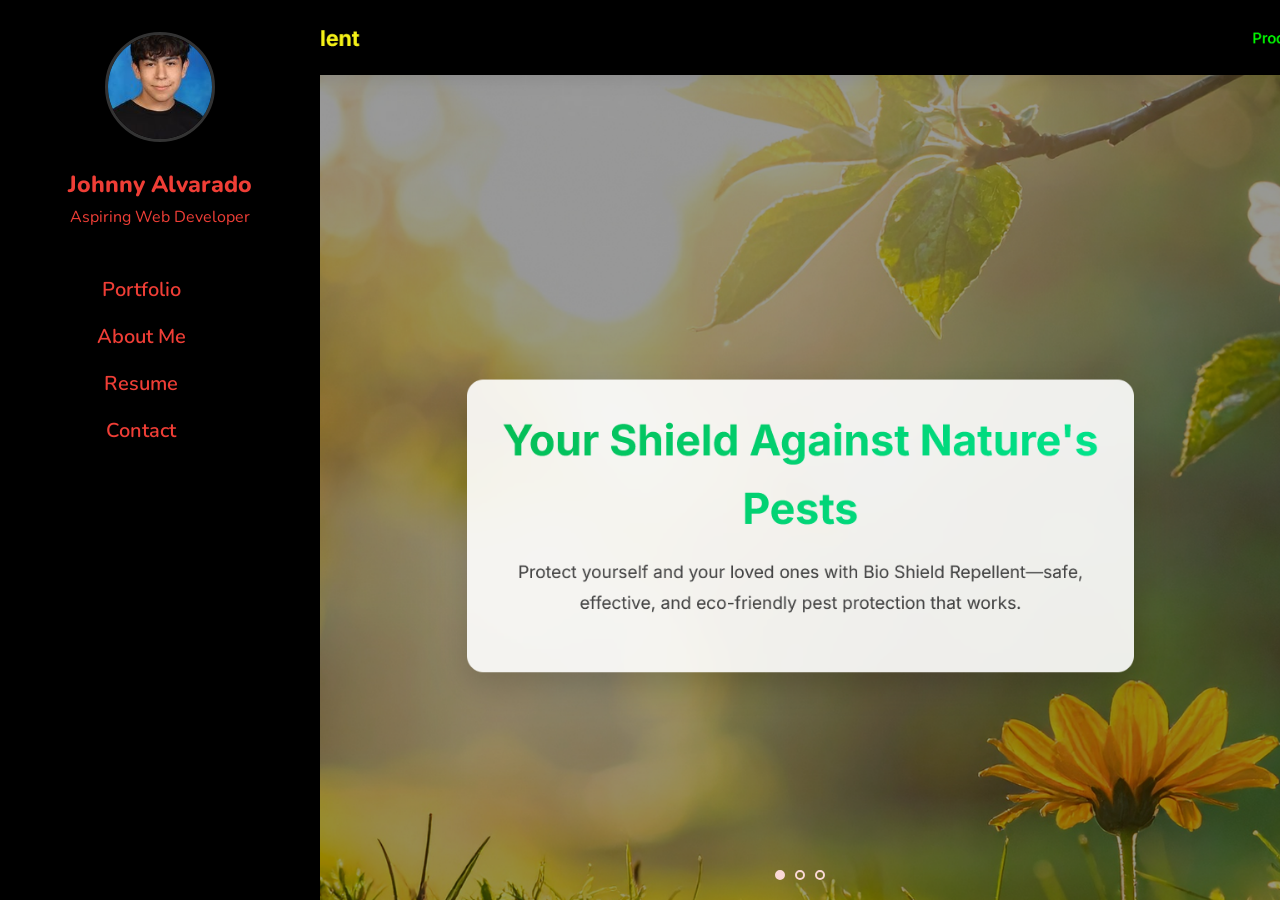
<file: index.html>
<!DOCTYPE html>
<html lang="en">
<head>
    <meta charset="UTF-8">
    <meta name="viewport" content="width=device-width, initial-scale=1.0">
    <link rel="preconnect" href="https://fonts.googleapis.com">
    <link rel="preconnect" href="https://fonts.gstatic.com" crossorigin>
    <link href="https://fonts.googleapis.com/css2?family=Nunito:wght@300;400;600;700;800&display=swap" rel="stylesheet">
    <link rel="stylesheet" href="style.css">
    <title>Portfolio - Home</title>
</head>
<body>

    <div class="home-layout">

        <div class="left-panel">

            <div class="profile-pic-wrap">
                <img src="images/image1.jpg" alt="pfp" class="home-pic" id="homePic">
                <span class="pic-placeholder">Pic of me</span>
            </div>

            <div class="name-block">
                <h1>Johnny Alvarado</h1>
                <p class="subtitle">Aspiring Web Developer</p>
            </div>

            <nav class="home-nav">
                <a href="portfolio.html" class="nav-link" data-slide="0">
                    <span class="nav-text">Portfolio</span>
                    <img src="images/arrow.png" alt="" class="nav-arrow">
                </a>
                <a href="about.html" class="nav-link" data-slide="1">
                    <span class="nav-text">About Me</span>
                    <img src="images/arrow.png" alt="" class="nav-arrow">
                </a>
                <a href="resume.html" class="nav-link" data-slide="2">
                    <span class="nav-text">Resume</span>
                    <img src="images/arrow.png" alt="" class="nav-arrow">
                </a>
                <a href="contact.html" class="nav-link" data-slide="3">
                    <span class="nav-text">Contact</span>
                    <img src="images/arrow.png" alt="" class="nav-arrow">
                </a>
            </nav>

        </div>

        <div class="right-panel">
            <div class="project-slideshow" id="slideshow">

                <a href="https://bioshieldcj2.netlify.app/" class="slide active" data-index="0" target="_blank">
                    <img src="images/bio-home.png" alt="Bio Shield Repellent">
                </a>
                <a href="https://coleandjohnnypawpal.netlify.app/" class="slide" data-index="1" target="_blank">
                    <img src="images/pawpal.png" alt="PawPal">
                </a>
                <a href="https://ja-eecu-budget-calc.netlify.app/" class="slide" data-index="2" target="_blank">
                    <img src="images/budgcalc.png" alt="Budget Calculator">
                </a>

            </div>

            <div class="slide-dots" id="slideDots">
                <button class="dot active" data-dot="0"></button>
                <button class="dot" data-dot="1"></button>
                <button class="dot" data-dot="2"></button>
            </div>
        </div>

    </div>

    <script src="script.js"></script>
</body>
</html>
</file>
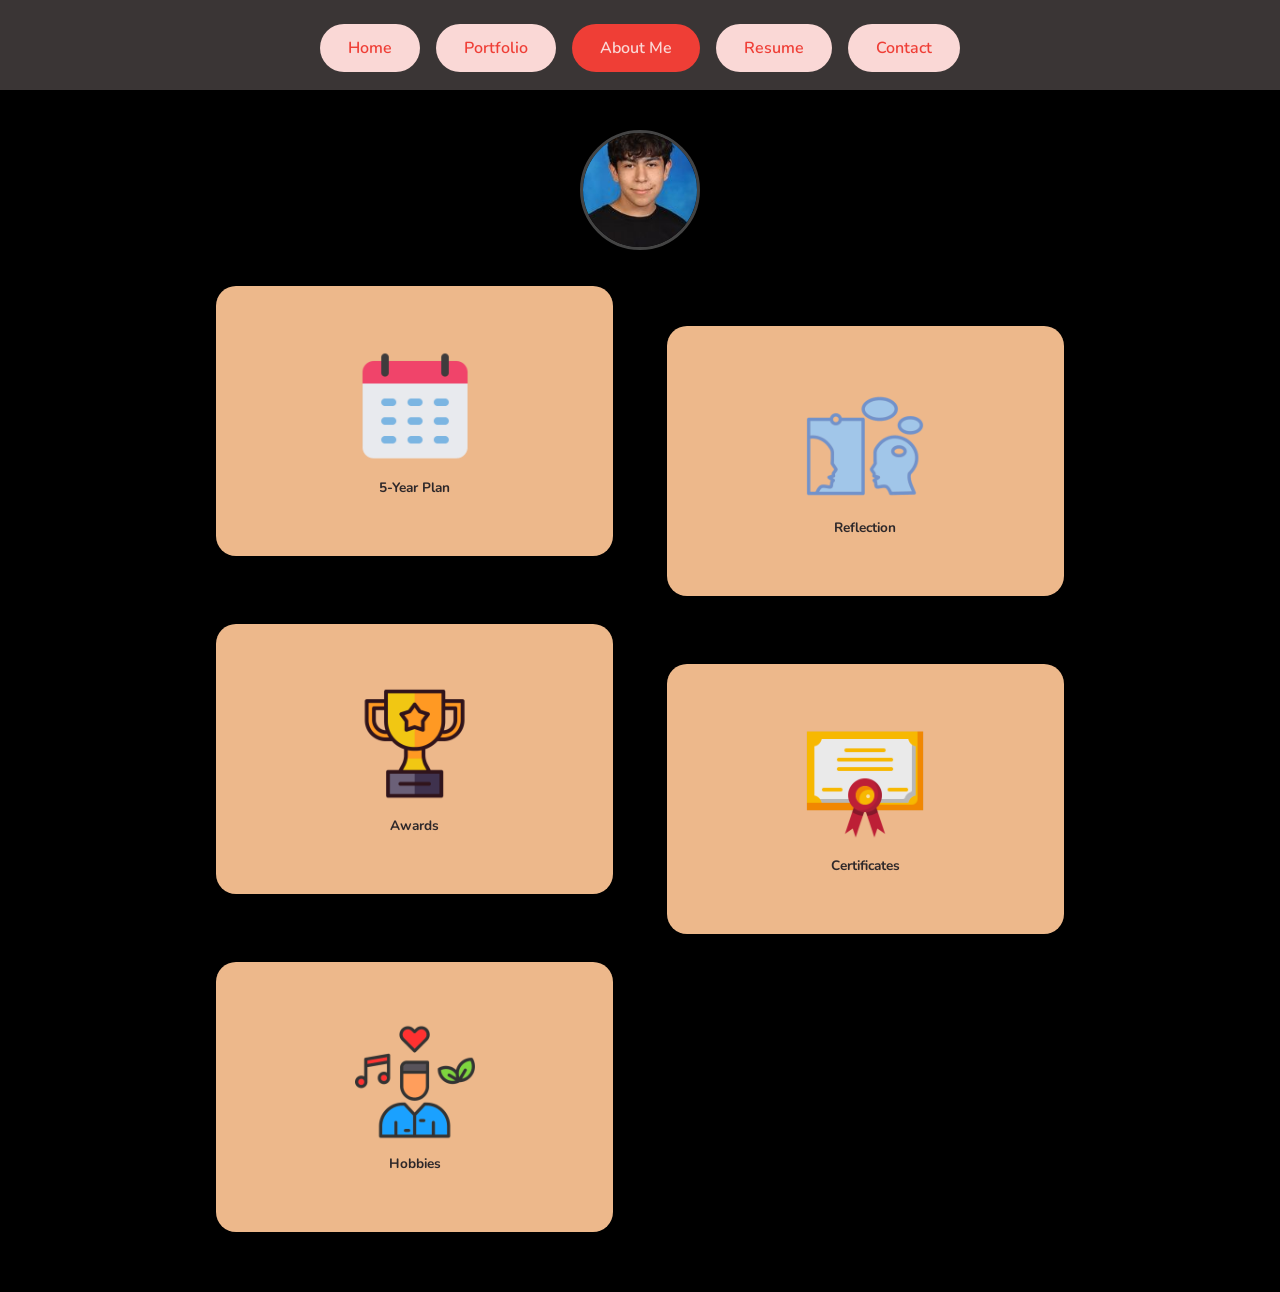
<file: about.html>
<!DOCTYPE html>
<html lang="en">
<head>
    <meta charset="UTF-8">
    <meta name="viewport" content="width=device-width, initial-scale=1.0">
    <link rel="preconnect" href="https://fonts.googleapis.com">
    <link rel="preconnect" href="https://fonts.gstatic.com" crossorigin>
    <link href="https://fonts.googleapis.com/css2?family=Nunito:wght@300;400;600;700;800&display=swap" rel="stylesheet">
    <link rel="stylesheet" href="style.css">
    <title>Portfolio - About</title>
</head>
<body>

    <nav class="content-nav">
        <a href="index.html">Home</a>
        <a href="portfolio.html">Portfolio</a>
        <a href="about.html" class="active">About Me</a>
        <a href="resume.html">Resume</a>
        <a href="contact.html">Contact</a>
    </nav>

    <div class="about-profile-pic-wrap">
        <img src="images/image1.jpg" alt="pfp" class="about-profile-pic" id="aboutPic">
        <span class="about-pic-placeholder">Pic of me</span>
    </div>

    <div class="about-grid">

        <div class="flip-card">
            <div class="flip-inner">
                <div class="flip-front">
                    <img src="images/plan.png" alt="5-Year Plan">
                    <p class="card-label">5-Year Plan</p>
                </div>
                <div class="flip-back">
                    <h3>5-Year Plan</h3>
                    <p>In the next 5 years I would have wanted to finish high school and go through a 4-year college for my desired major (most likely candidate being video game design/creation). I would also like to find some type of opportunity to experience or learn about the industry, and how to get a job there.</p>
                </div>
            </div>
        </div>

        <div class="flip-card">
            <div class="flip-inner">
                <div class="flip-front">
                    <img src="images/reflection.png" alt="Reflection">
                    <p class="card-label">Reflection</p>
                </div>
                <div class="flip-back">
                    <h3>Reflection</h3>
                    <p>At the beginning of the CART school year I really didn’t know what to expect in what the class would contain or be about. In terms of programming I had very little knowledge of the space, aside from a computer science class that I had taken in middle school. Just about everything in a site felt completely out of reach to me; especially all of the screen manipulation or storage of things like videos on sites.
All of the basic things like HTML came to me quickly and were easy to follow as we went. The first project that REALLY tested my skills was the CSS Zen Garden project. By that point I understood HTML just about completely, but CSS was a whole nother battle to be fought. I had no rough time getting what I wanted to be translated onto the page, and had to be persistent to achieve my goals. The first time staring at a blank VSCode document felt a bit jarring, in the sense that this was where entire sites that I've seen everywhere started from: a blank file.
<button id="ref-more">Read More:</button></p>
                </div>
            </div>
        </div>

        <div class="flip-card">
            <div class="flip-inner">
                <div class="flip-front">
                    <img src="images/awards.png" alt="Awards">
                    <p class="card-label">Awards</p>
                </div>
                <div class="flip-back">
                    <h3>Awards</h3>
                    <p>Recognition and achievements earned through hard work and dedication in academics. These awards reflect my commitment to excellence and continuous improvement in everything I pursue.</p>
                </div>
            </div>
        </div>

        <div class="flip-card">
            <div class="flip-inner">
                <div class="flip-front">
                    <img src="images/certificates.png" alt="Certificates">
                    <p class="card-label">Certificates</p>
                </div>
                <div class="flip-back">
                    <h3>Certificates</h3>
                    <p>Certifications earned in academics, such as three Princepal Honor Rolls earned throughout my highschool career. These credentials demonstrate my dedication to learning and willingness to work my hardest.</p>
                </div>
            </div>
        </div>

        <div class="flip-card">
            <div class="flip-inner">
                <div class="flip-front">
                    <img src="images/hobbies.png" alt="Hobbies">
                    <p class="card-label">Hobbies</p>
                </div>
                <div class="flip-back">
                    <h3>Hobbies</h3>
                    <p>Outside of coding I enjoy music, gaming, and skateboarding. These hobbies keep me balanced and often inspire creative ideas I bring back into my development work, as well as demonstrate how willing I am to go throuugh the ruthless process of trial and error. They're a big part of who I am beyond the screen.</p>
                </div>
            </div>
        </div>

    </div>

    <div id="more-cont" style="display:none;">
        <p>
        HTML for me clicked instantly; as it was being explained, I understood it and was really easy to comprehend, the most difficult part being what was when and where a tag was to be “properly” used. CSS took a bit longer but once the hurdle in the form of the Zen Garden project had passed it really put everything into place for me and I felt that CSS was a piece of cake after that along with the constant practices given to the class. JavaScript felt like a whole other world when looking at it with no knowledge of it but once we started with the basics building off of that, as soon as we got to functions, it all started making sense to me, then allowing me to be able to look at JS files and understand what was there, happening, and why it was doing those things for the most part, still without a complete understanding of the language and all of its intricacies. 
        One instance of where persistence was especially needed was the different JS practices we were given, where no matter what I would do I felt that it would never work. It took a lot of time and effort just tweaking the code until it finally worked then realising what I had done and why it was malfunctioning. I remember on practice number 4, exercise 8, I had a lot of trouble figuring out how to get the adder to work, but kept working at it, referencing the book wherever I could to finally reach the solution that was acceptable to me. 
        I started using collaboration and communication as problem solving tools in multiple instances. If I was stuck or having issues with my code, I would either ask to see what one of my peers had done as a reference point to see what they had done differently and how I could apply that to my own work; or I would ask them to look at my work and try to find any problems that stood out to them.
        Transitioning from the previous iterations of the skills and concepts used to more complex ideas proved to be challenging at first but once I took my own time to learn how they worked in practice on an actual site and not just using the skill in what can feel like an artificial scenario. 
        This final project can prove my readiness for such a cut-throat industry through my demonstrations of persistence, and determination to get things done when they need to be no matter what gets in the way. Now, I am only human; not all of my ambitions can be achieved, but I will always do all that is in my power to reach said ambitions.
        <button id="close">Close</button>
        </p>
    </div>

    <script src="script.js"></script>
</body>
</html>
</file>
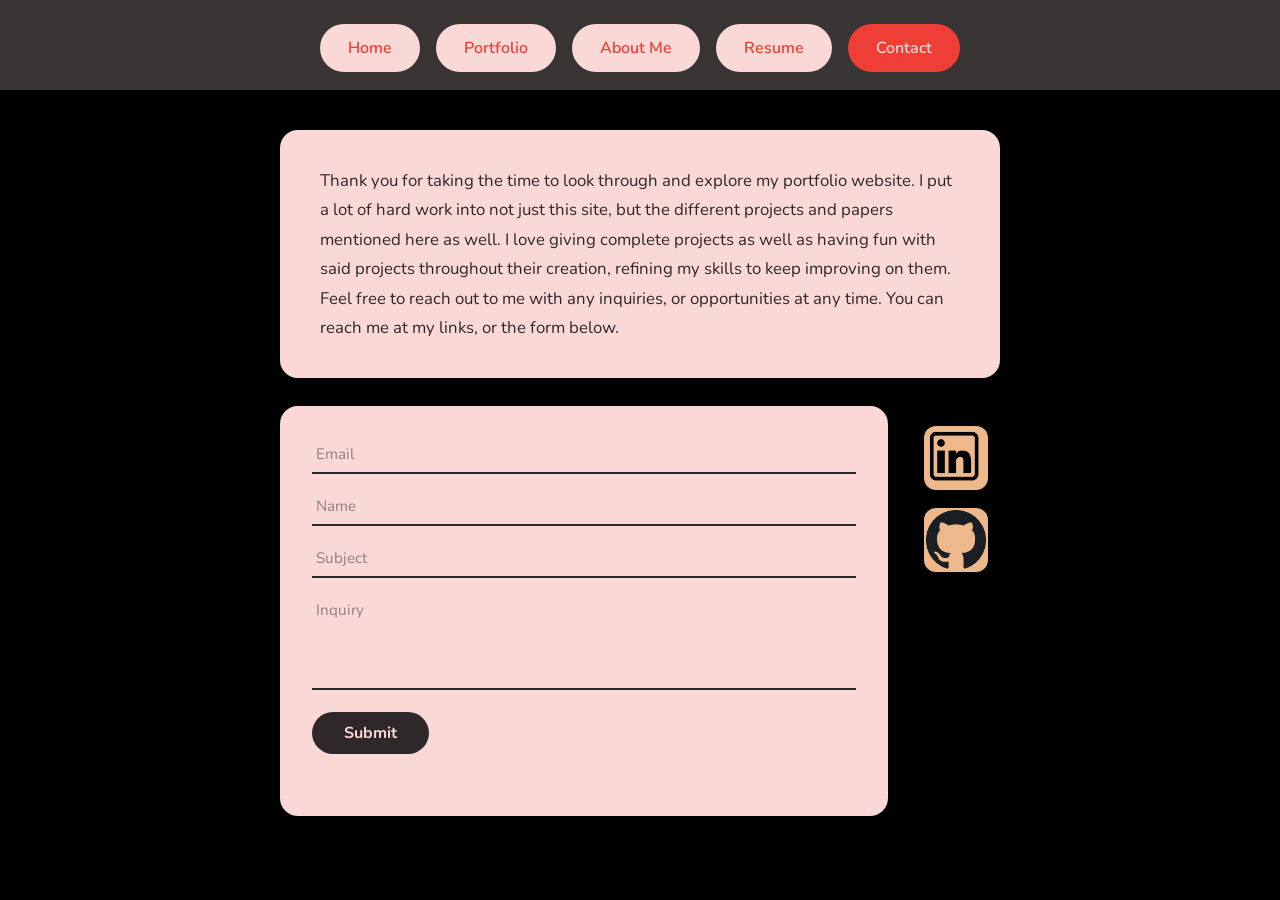
<file: contact.html>
<!DOCTYPE html>
<html lang="en">
<head>
    <meta charset="UTF-8">
    <meta name="viewport" content="width=device-width, initial-scale=1.0">
    <link rel="preconnect" href="https://fonts.googleapis.com">
    <link rel="preconnect" href="https://fonts.gstatic.com" crossorigin>
    <link href="https://fonts.googleapis.com/css2?family=Nunito:wght@300;400;600;700&display=swap" rel="stylesheet">
    <link rel="stylesheet" href="style.css">
    <title>Portfolio - Contact</title>
</head>
<body>
 
    <nav class="content-nav">
        <a href="index.html">Home</a>
        <a href="portfolio.html">Portfolio</a>
        <a href="about.html">About Me</a>
        <a href="resume.html">Resume</a>
        <a href="contact.html" class="active">Contact</a>
    </nav>
 
    <main class="contact-wrapper">
 
        <div class="card intro-card">
            <p>Thank you for taking the time to look through and explore my portfolio website. I put a lot of hard work into not just this site, but the different projects and papers mentioned here as well. I love giving complete projects as well as having fun with said projects throughout their creation, refining my skills to keep improving on them. Feel free to reach out to me with any inquiries, or opportunities at any time. You can reach me at my links, or the form below.</p>
        </div>
 
        <div class="bottom-row">
 
            <div class="card form-card">
                <form id="contactForm" novalidate>
                    <input type="email" name="email" id="email" placeholder="Email" required>
                    <input type="text"  name="name"  id="name"  placeholder="Name">
                    <input type="text"  name="subject" id="subject" placeholder="Subject" required>
                    <textarea name="content" id="inquiry" placeholder="Inquiry" required rows="4"></textarea>
                    <button type="submit" id="submitBtn">Submit</button>
                    <p class="form-status" id="formStatus"></p>
                </form>
            </div>
 
            <div class="social-links">
                <a href="https://www.linkedin.com/in/johnnyalvaradocart/" target="_blank" class="social-icon">
                    <img src="images/linked-logo.png" class="linkedIn" alt="Linked In Logo">
                </a>
                <a href="https://github.com/Johnny-A09" target="_blank" class="social-icon" alt="GitHub Logo">
                    <img src="images/git-logo.png" class="gitHub">
                </a>
            </div>
 
        </div>
    </main>
 
    <script src="script.js"></script>
</body>
</html>
</file>
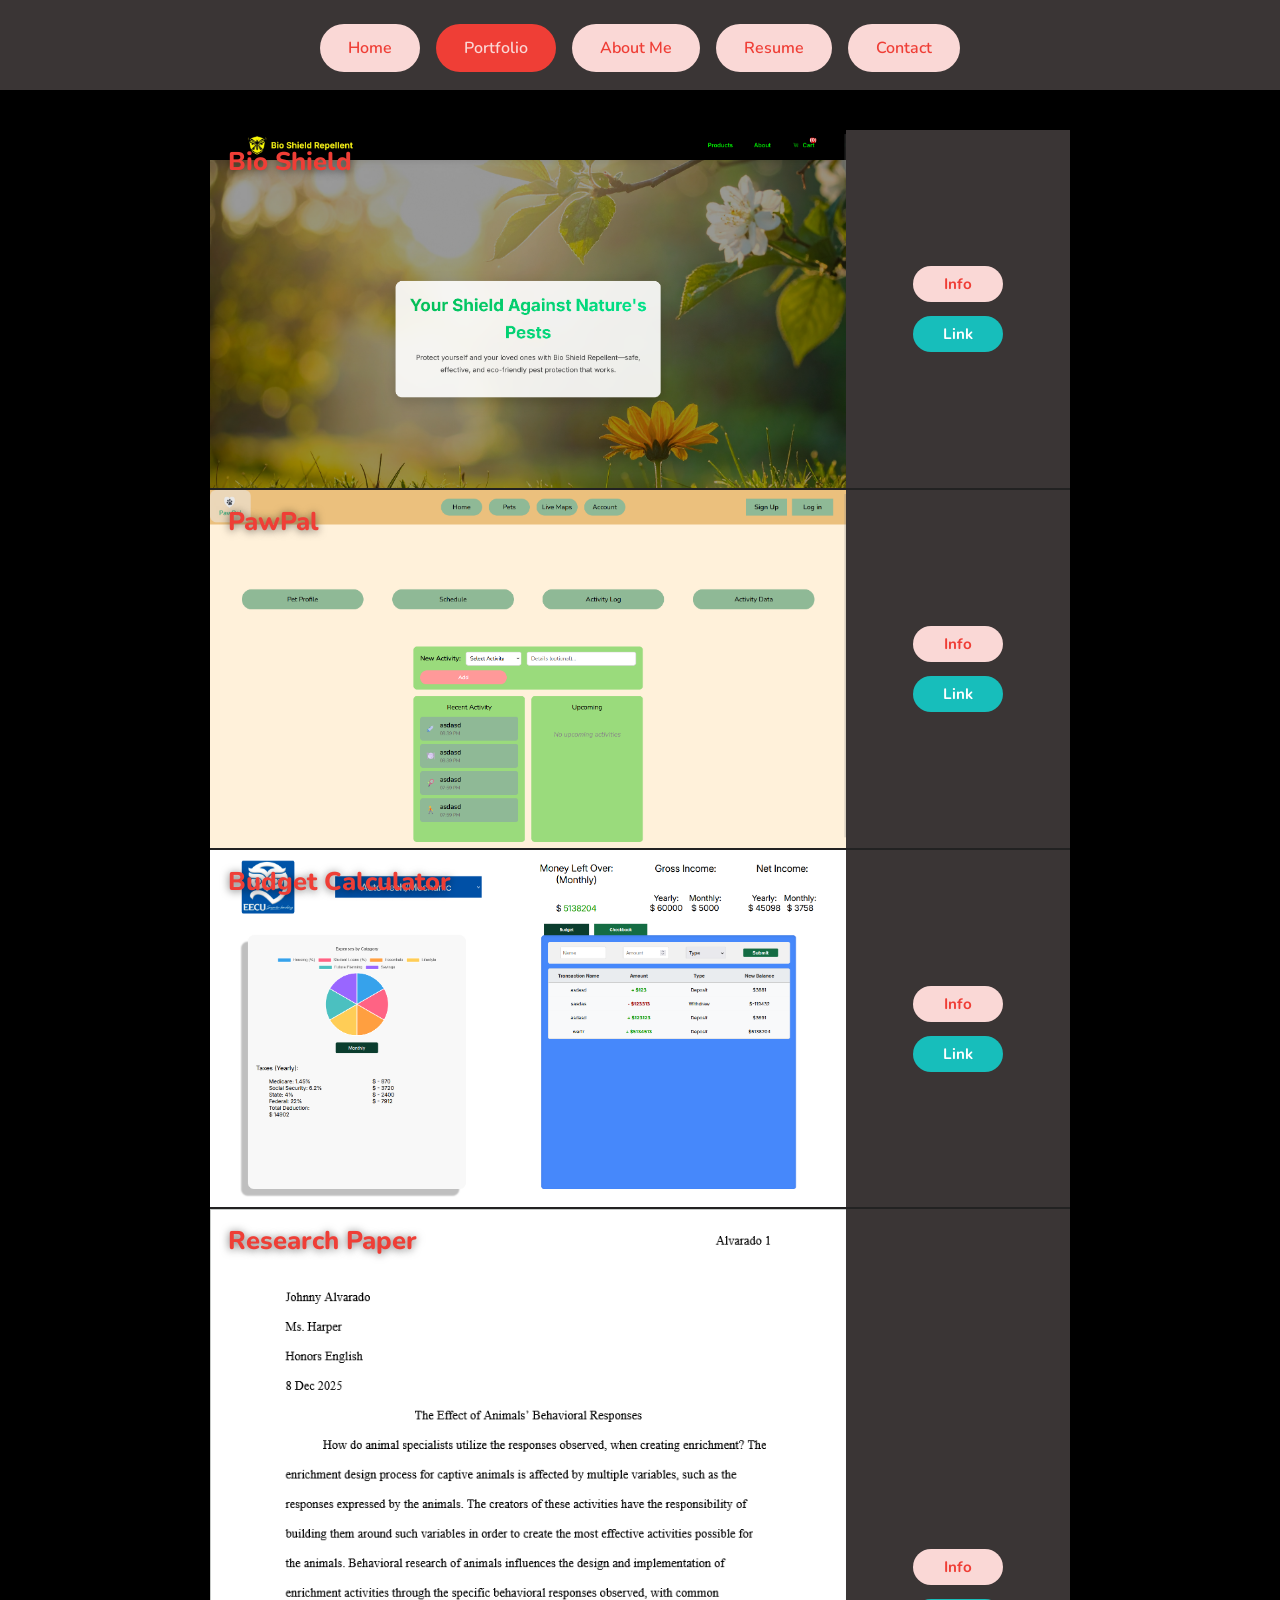
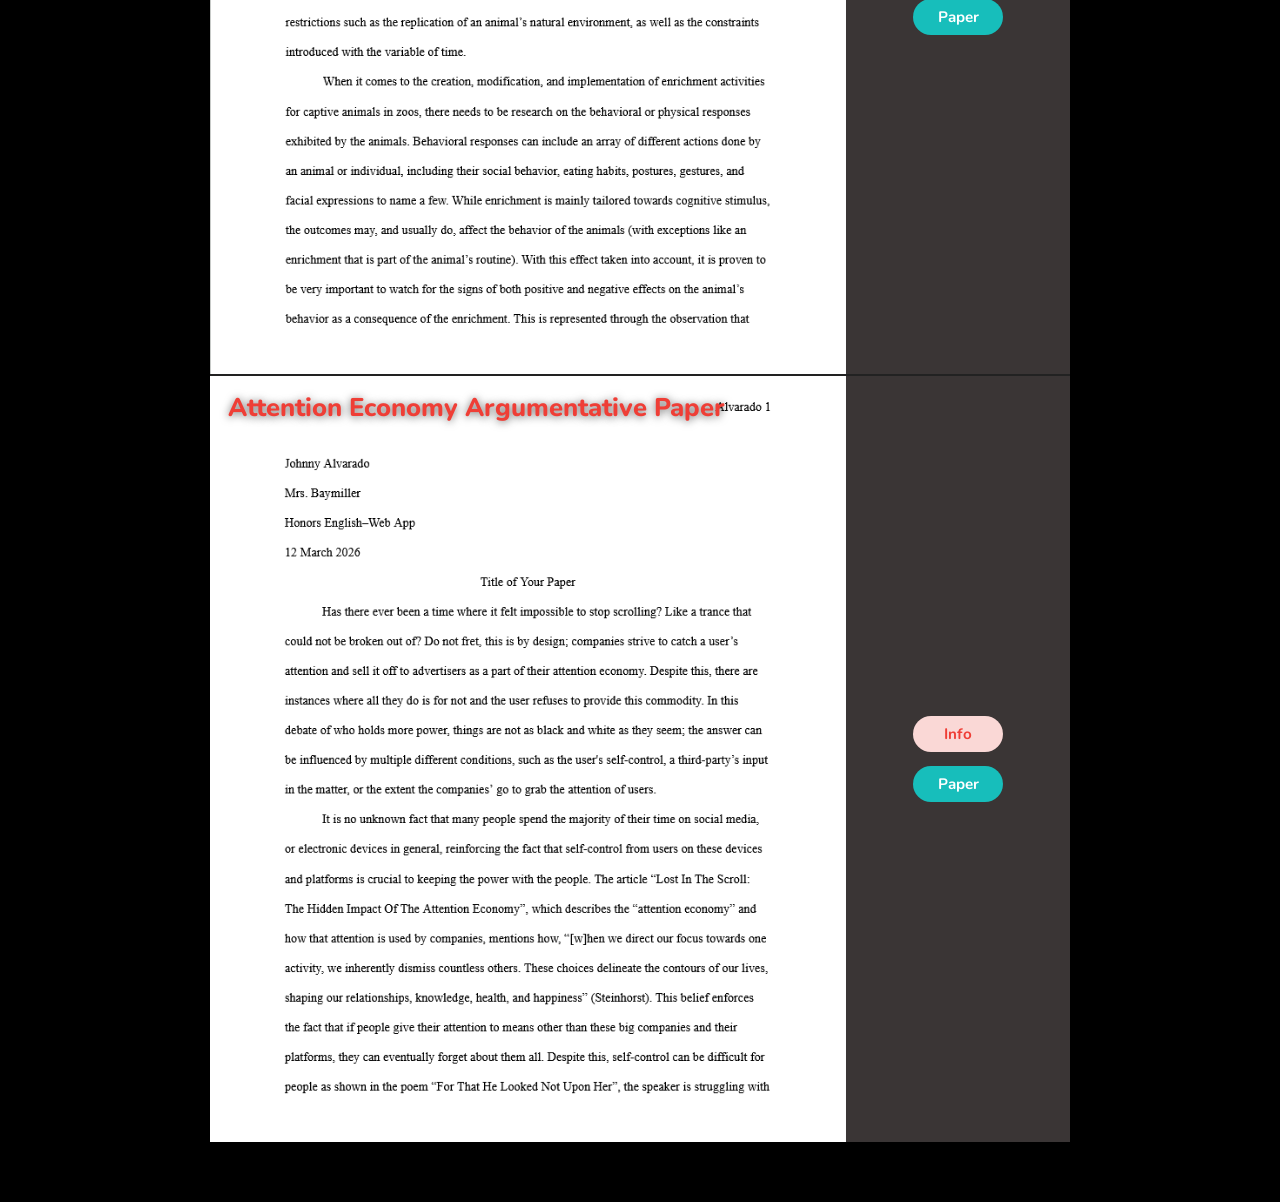
<file: portfolio.html>
<!DOCTYPE html>
<html lang="en">
<head>
    <meta charset="UTF-8">
    <meta name="viewport" content="width=device-width, initial-scale=1.0">
    <link rel="preconnect" href="https://fonts.googleapis.com">
    <link rel="preconnect" href="https://fonts.gstatic.com" crossorigin>
    <link href="https://fonts.googleapis.com/css2?family=Nunito:wght@300;400;600;700;800&display=swap" rel="stylesheet">
    <link rel="stylesheet" href="style.css">
    <title>Portfolio - Sites</title>
</head>
<body>

    <nav class="content-nav">
        <a href="index.html">Home</a>
        <a href="portfolio.html" class="active">Portfolio</a>
        <a href="about.html">About Me</a>
        <a href="resume.html">Resume</a>
        <a href="contact.html">Contact</a>
    </nav>

    <div class="portfolio-list">

        <div class="port-card" id="card-bio">
            <div class="port-img-wrap">
                <span class="port-card-label">Bio Shield</span>
                <img src="images/bio-home.png" alt="Bio Shield" class="port-img">
                <div class="port-img-overlay">
                    <h2>Bio Shield</h2>
                    <p>A fully functioning e-commerce site with 7 pages and a working shopping cart. Built with HTML, CSS, and JavaScript. AI tools like ChatGPT assisted with formatting and product image creation.</p>
                </div>
            </div>
            <div class="port-actions">
                <button class="port-btn info-btn" data-target="overlay-bio">Info</button>
                <a href="https://bioshieldcj.netlify.app/" target="_blank" class="port-btn link-btn">Link</a>
            </div>
        </div>

        <div class="port-card" id="card-paw">
            <div class="port-img-wrap">
                <span class="port-card-label">PawPal</span>
                <img src="images/pawpal.png" alt="PawPal" class="port-img">
                <div class="port-img-overlay">
                    <h2>PawPal</h2>
                    <p>A 2-person team project with 16 pages. Designed as a responsive mock-up in Figma, then coded in VS Code. Claude assisted with writing the JavaScript used throughout the site.</p>
                </div>
            </div>
            <div class="port-actions">
                <button class="port-btn info-btn" data-target="overlay-paw">Info</button>
                <a href="https://coleandjohnnypawpal.netlify.app/" target="_blank" class="port-btn link-btn">Link</a>
            </div>
        </div>

        <div class="port-card" id="card-calc">
            <div class="port-img-wrap">
                <span class="port-card-label">Budget Calculator</span>
                <img src="images/budgcalc.png" alt="Budget Calculator" class="port-img">
                <div class="port-img-overlay">
                    <h2>Budget Calculator</h2>
                    <p>A budget calculator built for EECU featuring a pie chart breakdown of expenses by category, a checkbook ledger, and tax calculations. Built with HTML, CSS, and JavaScript.</p>
                </div>
            </div>
            <div class="port-actions">
                <button class="port-btn info-btn" data-target="overlay-calc">Info</button>
                <a href="https://ja-eecu-budget-calc.netlify.app/" target="_blank" class="port-btn link-btn">Link</a>
            </div>
        </div>

        <div class="port-card" id="card-paper1">
            <div class="port-img-wrap">
                <span class="port-card-label">Research Paper</span>
                <img src="images/research.png" alt="Research Paper" class="port-img">
                <div class="port-img-overlay">
                    <h2>Research Paper</h2>
                    <p>No additional details besides info button.</p>
                </div>
            </div>
            <div class="port-actions">
                <button class="port-btn info-btn" data-target="overlay-paper1">Info</button>
                <a href="https://drive.google.com/file/d/1IWaUUEnhA8IdapQkO-dUDIhBMC84u4Qw/view?usp=sharing" class="port-btn link-btn">Paper</a>
            </div>
        </div>

        <div class="port-card" id="card-paper2">
            <div class="port-img-wrap">
                <span class="port-card-label">Attention Economy Argumentative Paper</span>
                <img src="images/argument.png" alt="Argumentative Paper" class="port-img">
                <div class="port-img-overlay">
                    <h2>Attention Economy Argumentative Paper</h2>
                    <p>No additional details besides info button.</p>
                </div>
            </div>
            <div class="port-actions">
                <button class="port-btn info-btn" data-target="overlay-paper2">Info</button>
                <a href="https://drive.google.com/file/d/1JnTSEuPm3Q5l5WNE2hEouezq9Ru9K90F/view?usp=sharing" class="port-btn link-btn">Paper</a>
            </div>
        </div>

    </div>


    <div class="info-overlay" id="overlay-bio">
        <div class="info-overlay-box">
            <button class="overlay-close" data-close="overlay-bio">✕</button>
            <h2>Project: "BioShield Insect Repellant"</h2>
            <p class="overlay-tag">[Project Overview]</p>
            <p>BioShield is a fake company that a multi-page site was created for, with the purpose of teaching the creators basic communication and collaboration skills, since it was done in pairs, as well as being an introduction to basic HTML and web development as a whole.</p>

            <div class="overlay-section">
                <p class="overlay-num">1. The Technology Stack</p>
                <ul>
                    <li><strong>Languages:</strong> HTML5, CSS3, and Vanilla JavaScript.</li>
                    <li><strong>Tools:</strong> Visual Studio Code, and ChatGPT for the development of the site.</li>
                    <li><strong>Deployment:</strong> Hosted through Netlify as a free and secure way to deploy the site.</li>
                </ul>
            </div>

            <div class="overlay-section">
                <p class="overlay-num">2. Concepts Learned</p>
                <ul>
                    <li>Semantic HTML: Learned the basics of HTML5, and how it was to be organized in a basic site.</li>
                    <li>Collaboration: Worked in a pair for the duration of the site's creation, teaching how to work with someone that I had never interacted with.</li>
                    <li>Communication: Taught the importance of communication when working with someone on a project.</li>
                </ul>
            </div>

            <div class="overlay-section">
                <p class="overlay-num">3. Challenges &amp; Solutions</p>
                <ul>
                    <li><strong>The Problem:</strong> I had trouble making my styling neat and organized in the file making it hard to find what I was looking for at times.<br><strong>The Solution:</strong> I had no solution at the time it was finished, but to fix it I would go back and organize the styling in a simple and comprehensive way.</li>
                    <li><strong>The Problem:</strong> Going into the project I had little to no knowledge or experience in web development.<br><strong>The Solution:</strong> I took it as I went and did what I could trying and failing until something worked.</li>
                    <li><strong>The Problem:</strong> The images given by the AI used for them were undesirable and didn't look good to us.<br><strong>The Solution:</strong> I changed what AI I used for the images as well as changed the prompts that I gave to receive images that I was satisfied with.</li>
                </ul>
            </div>

            <div class="overlay-section">
                <p class="overlay-num">4. Habits of Mind in Action (at least 2)</p>
                <ul>
                    <li><strong>Investigate:</strong> When running into problems I had to look everywhere to find where the source of said problem was.</li>
                    <li><strong>Initiate:</strong> To actually start learning and begin the process of trial and error throughout the project I had to actually start testing things to find a solution.</li>
                </ul>
            </div>
        </div>
    </div>

    <div class="info-overlay" id="overlay-paw">
        <div class="info-overlay-box">
            <button class="overlay-close" data-close="overlay-paw">✕</button>
            <h2>Project: "PawPal Pet Wellness Tracker"</h2>
            <p class="overlay-tag">[Project Overview]</p>
            <p>Again a fake company the site was created for, working in pairs as well. The project was meant to teach CSS, with the main component being media queries/screen size responsiveness.</p>

            <div class="overlay-section">
                <p class="overlay-num">1. The Technology Stack</p>
                <ul>
                    <li><strong>Languages:</strong> HTML5, CSS3, and Vanilla JavaScript.</li>
                    <li><strong>Tools:</strong> Visual Studio Code, and ChatGPT for the development of the site.</li>
                    <li><strong>Deployment:</strong> Hosted through Netlify as a free and secure way to deploy the site.</li>
                </ul>
            </div>

            <div class="overlay-section">
                <p class="overlay-num">2. Concepts Learned</p>
                <ul>
                    <li>AI Ethics: I learned how to utilize AI ethically without using it to do the work for me but instead using it as an assistant helping me through the troubles.</li>
                    <li>CSS3: I learned how to put the concepts previously learned about CSS into practice making the site look exactly how it was envisioned.</li>
                    <li>Screen Responsiveness: I learned how to adjust how the pages of the site looked through CSS media queries to ensure the site would look proper throughout all devices.</li>
                </ul>
            </div>

            <div class="overlay-section">
                <p class="overlay-num">3. Challenges &amp; Solutions</p>
                <ul>
                    <li><strong>The Problem:</strong> I was creating the screen size responsiveness, which went smoothly apart from the navbar which once hosted on netlify, had broken and the images used for said navbar would not show up.<br><strong>The Solution:</strong> The issue wasn't able to be fixed, so instead I changed the buttons from images to text as a quick change, since all else failed.</li>
                    <li><strong>The Problem:</strong> I had issues coming with design choices for the site including how we wanted the style of the site to be.<br><strong>The Solution:</strong> I collaborated with my partner and we discussed the matter, eventually coming up with how we wanted the site to look.</li>
                    <li><strong>The Problem:</strong> I had problems with deadlines and meeting them properly.<br><strong>The Solution:</strong> Each deadline was met on time, but without its stresses. To achieve the deadlines I had to talk with my partner on what to do and complete as much as I could in the timeframe.</li>
                </ul>
            </div>

            <div class="overlay-section">
                <p class="overlay-num">4. Habits of Mind in Action (at least 2)</p>
                <ul>
                    <li><strong>Communicate:</strong> I had to communicate with my partner from home to accomplish what we wanted without issues or conflicts.</li>
                    <li><strong>Collaborate:</strong> I worked with my partner well to ensure everything was smooth and efficient.</li>
                </ul>
            </div>
        </div>
    </div>

    <div class="info-overlay" id="overlay-calc">
        <div class="info-overlay-box">
            <button class="overlay-close" data-close="overlay-calc">✕</button>
            <h2>Project: "Budget Calculator"</h2>
            <p class="overlay-tag">[Project Overview]</p>
            <p>The Budget Calculator was a site created for EECU and their clients to use and manage their money in a budget. It aimed to teach us how to utilize JS in an actual site to complete the various tasks wanted.</p>

            <div class="overlay-section">
                <p class="overlay-num">1. The Technology Stack</p>
                <ul>
                    <li><strong>Languages:</strong> HTML5, CSS3, and Vanilla JavaScript.</li>
                    <li><strong>Tools:</strong> Visual Studio Code, and Claude for the development of the site.</li>
                    <li><strong>Deployment:</strong> Hosted through Netlify as a free and secure way to deploy the site.</li>
                </ul>
            </div>

            <div class="overlay-section">
                <p class="overlay-num">2. Concepts Learned</p>
                <ul>
                    <li>Expansion on AI ethics: Utilized AI during this project to assist me instead of doing the work for me. I used it to teach me how to do what I wanted to accomplish to ensure my understanding of the concepts.</li>
                    <li>JS: Learned multiple concepts inside of JS such as Dom Manipulation, calculations, and different kinds of functions to achieve many things inside of a site.</li>
                    <li>Collaboration: Throughout the creation of the site I had to work for others assisting in the creation of their own site, as well as directing others in the creation of my own site.</li>
                </ul>
            </div>

            <div class="overlay-section">
                <p class="overlay-num">3. Challenges &amp; Solutions</p>
                <ul>
                    <li><strong>The Problem:</strong> I had little-to-no people working for me on my own site, and was instead helping almost everyone else with theirs.<br><strong>The Solution:</strong> I had to work twice as hard on my own time to complete the site, getting it to where I wanted it to be.</li>
                    <li><strong>The Problem:</strong> I was missing a good amount of knowledge in what I wanted to accomplish and how to accomplish it for my site.<br><strong>The Solution:</strong> I used Claude as I was creating the site as a guide/assistant to teach me how to create what I wanted to, as well as finding errors in my work as they came along.</li>
                    <li><strong>The Problem:</strong> I had little time to work on my own project from what had happened prior to being able to work on my own.<br><strong>The Solution:</strong> I took time from my weekend, and used any spare time I had to work on my project keeping as much focus as I could through the different distractions constantly around me.</li>
                </ul>
            </div>

            <div class="overlay-section">
                <p class="overlay-num">4. Habits of Mind in Action (at least 2)</p>
                <ul>
                    <li><strong>Persist:</strong> I ran into many problems but worked on my site in its incomplete state for around 18 hours in total out of my weekend to finish it.</li>
                    <li><strong>Connect:</strong> I worked with many people through the creation of not just my site, but theirs as well.</li>
                </ul>
            </div>
        </div>
    </div>

    <div class="info-overlay" id="overlay-paper1">
        <div class="info-overlay-box">
            <button class="overlay-close" data-close="overlay-paper1">✕</button>
            <p class="overlay-writing-tag">Writing</p>
            <h2>Project: "Research Paper"</h2>
            <p class="overlay-tag">[Project Overview]</p>
            <p>The Research Paper was an English assessment where I had to find information on how the behavioral responses affect enrichment given to said animals. The task aimed to test how I could complete something that I had never done before.</p>

            <div class="overlay-section">
                <p class="overlay-num">1. Concepts Learned</p>
                <ul>
                    <li>Time Management: I had to utilize my time wisely and work on it as much as I could to make it as good as possible with the given time, as well as it being my first time with this type of paper.</li>
                    <li>Intuition: I had to take things on as they were thrown at me throughout writing this paper. Without intuition, I would most certainly have been lost, not knowing what to do.</li>
                </ul>
            </div>

            <div class="overlay-section">
                <p class="overlay-num">2. Habits of Mind in Action (at least 2)</p>
                <ul>
                    <li><strong>Investigate:</strong> I had to look up and use multiple websites to use in and for my paper.</li>
                    <li><strong>Persist:</strong> I had to work through any stresses and issues to get this paper written.</li>
                </ul>
            </div>
        </div>
    </div>

    <div class="info-overlay" id="overlay-paper2">
        <div class="info-overlay-box">
            <button class="overlay-close" data-close="overlay-paper2">✕</button>
            <h2>Project: "Attention Economy Argumentative Paper"</h2>
            <p class="overlay-tag">[Project Overview]</p>
            <p>Argumentative paper with the sides of who holds more power in a specific topic of attention as a currency and how it's given or taken. Either the Seeker, the Provider, or both. It aimed to test comprehension skills and speed with grace.</p>

            <div class="overlay-section">
                <p class="overlay-num">1. Concepts Learned</p>
                <ul>
                    <li>Time management: I was given a short amount of time to complete the paper so it wasn't my best work that I could have created. I did what I could in the time given to me, while still making it seem comprehensible to the reader.</li>
                    <li>Efficiency: Since there was little time to work with for the creation of the paper, I had to be as efficient as possible to create a good work with such restrictions like time.</li>
                </ul>
            </div>

            <div class="overlay-section">
                <p class="overlay-num">2. Habits of Mind in Action (at least 2)</p>
                <ul>
                    <li><strong>Initiate:</strong> To be able to complete the paper in this high stress/demanding environment, I had to just start writing, getting something down for the rest of the ideas to start flowing.</li>
                    <li><strong>Persist:</strong> I had to work through the stress of getting this paper done in the very short amount of time given to complete it, doing the best I could without losing my cool.</li>
                </ul>
            </div>
        </div>
    </div>

    <script src="script.js"></script>
</body>
</html>
</file>
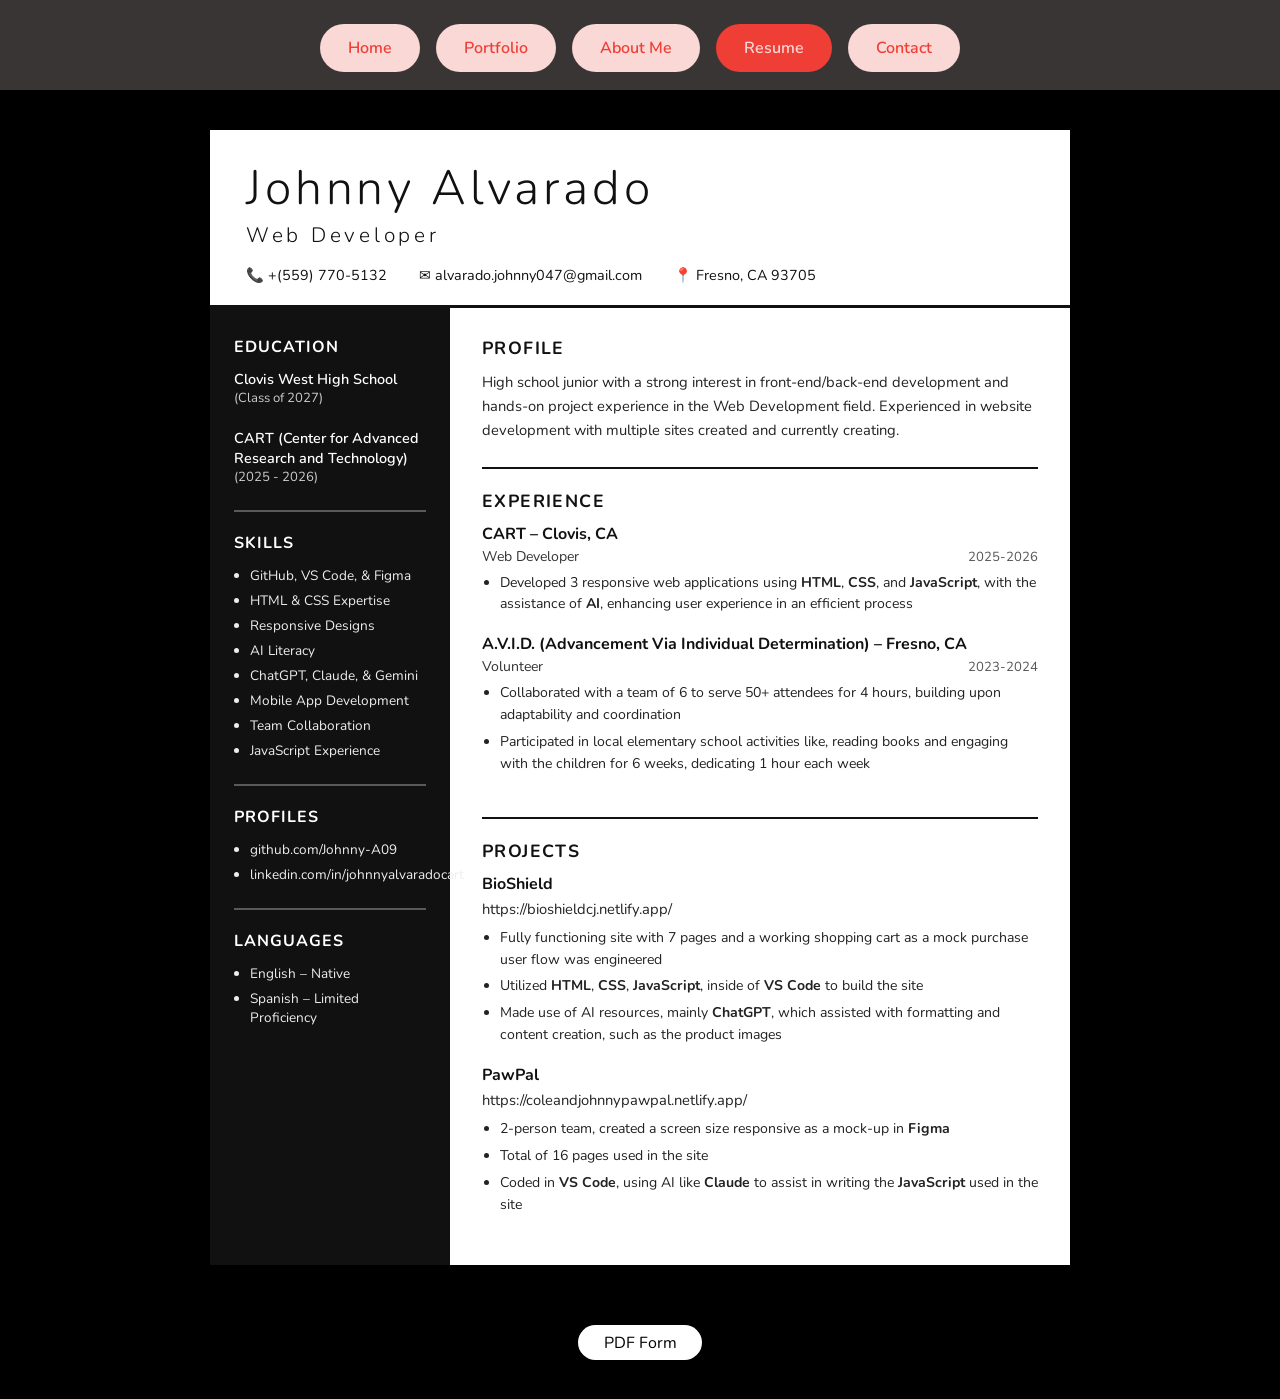
<file: resume.html>
<!DOCTYPE html>
<html lang="en">
<head>
    <meta charset="UTF-8">
    <meta name="viewport" content="width=device-width, initial-scale=1.0">
    <link rel="preconnect" href="https://fonts.googleapis.com">
    <link rel="preconnect" href="https://fonts.gstatic.com" crossorigin>
    <link href="https://fonts.googleapis.com/css2?family=Nunito:wght@300;400;600;700;800&display=swap" rel="stylesheet">
    <link rel="stylesheet" href="style.css">
    <title>Portfolio - Resume</title>
</head>
<body>
    <nav class="content-nav">
        <a href="index.html">Home</a>
        <a href="portfolio.html">Portfolio</a>
        <a href="about.html">About Me</a>
        <a href="resume.html" class="active">Resume</a>
        <a href="contact.html">Contact</a>
    </nav>

    <div class="resume-wrapper">
        <div class="resume">
 
            <div class="resume-header">
                <h1 class="resume-name">Johnny Alvarado</h1>
                <p class="resume-title">Web Developer</p>
                <div class="resume-contact">
                    <span>📞 +(559) 770-5132</span>
                    <span>✉ alvarado.johnny047@gmail.com</span>
                    <span>📍 Fresno, CA 93705</span>
                </div>
            </div>
 
            <div class="resume-body">
 
                <aside class="resume-left">
 
                    <section class="resume-section">
                        <h2>EDUCATION</h2>
                        <p class="edu-school">Clovis West High School</p>
                        <p class="edu-detail">(Class of 2027)</p>
                        <br>
                        <p class="edu-school">CART (Center for Advanced Research and Technology)</p>
                        <p class="edu-detail">(2025 - 2026)</p>
                    </section>
 
                    <div class="resume-divider"></div>
 
                    <section class="resume-section">
                        <h2>SKILLS</h2>
                        <ul>
                            <li>GitHub, VS Code, & Figma</li>
                            <li>HTML & CSS Expertise</li>
                            <li>Responsive Designs</li>
                            <li>AI Literacy</li>
                            <li>ChatGPT, Claude, & Gemini</li>
                            <li>Mobile App Development</li>
                            <li>Team Collaboration</li>
                            <li>JavaScript Experience</li>
                        </ul>
                    </section>
 
                    <div class="resume-divider"></div>
 
                    <section class="resume-section">
                        <h2>PROFILES</h2>
                        <ul>
                            <li>github.com/Johnny-A09</li>
                            <li>linkedin.com/in/johnnyalvaradocart</li>
                        </ul>
                    </section>
 
                    <div class="resume-divider"></div>
 
                    <section class="resume-section">
                        <h2>LANGUAGES</h2>
                        <ul>
                            <li>English – Native</li>
                            <li>Spanish – Limited Proficiency</li>
                        </ul>
                    </section>
 
                </aside>
 
                <main class="resume-right">
 
                    <section class="resume-section">
                        <h2 class="right-heading">PROFILE</h2>
                        <p>High school junior with a strong interest in front-end/back-end development and hands-on project experience in the Web Development field. Experienced in website development with multiple sites created and currently creating.</p>
                    </section>
 
                    <div class="resume-divider-dark"></div>
 
                    <section class="resume-section">
                        <h2 class="right-heading">EXPERIENCE</h2>
 
                        <div class="exp-block">
                            <h3 class="exp-org">CART – Clovis, CA</h3>
                            <div class="exp-meta">
                                <span class="exp-role">Web Developer</span>
                                <span class="exp-date">2025-2026</span>
                            </div>
                            <ul>
                                <li>Developed 3 responsive web applications using <strong>HTML</strong>, <strong>CSS</strong>, and <strong>JavaScript</strong>, with the assistance of <strong>AI</strong>, enhancing user experience in an efficient process</li>
                            </ul>
                        </div>
 
                        <div class="exp-block">
                            <h3 class="exp-org">A.V.I.D. (Advancement Via Individual Determination) – Fresno, CA</h3>
                            <div class="exp-meta">
                                <span class="exp-role">Volunteer</span>
                                <span class="exp-date">2023-2024</span>
                            </div>
                            <ul>
                                <li>Collaborated with a team of 6 to serve 50+ attendees for 4 hours, building upon adaptability and coordination</li>
                                <li>Participated in local elementary school activities like, reading books and engaging with the children for 6 weeks, dedicating 1 hour each week</li>
                            </ul>
                        </div>
                    </section>
 
                    <div class="resume-divider-dark"></div>
 
                    <section class="resume-section">
                        <h2 class="right-heading">PROJECTS</h2>
 
                        <div class="exp-block">
                            <h3 class="exp-org">BioShield</h3>
                            <p class="project-url">https://bioshieldcj.netlify.app/</p>
                            <ul>
                                <li>Fully functioning site with 7 pages and a working shopping cart as a mock purchase user flow was engineered</li>
                                <li>Utilized <strong>HTML</strong>, <strong>CSS</strong>, <strong>JavaScript</strong>, inside of <strong>VS Code</strong> to build the site</li>
                                <li>Made use of AI resources, mainly <strong>ChatGPT</strong>, which assisted with formatting and content creation, such as the product images</li>
                            </ul>
                        </div>
 
                        <div class="exp-block">
                            <h3 class="exp-org">PawPal</h3>
                            <p class="project-url">https://coleandjohnnypawpal.netlify.app/</p>
                            <ul>
                                <li>2-person team, created a screen size responsive as a mock-up in <strong>Figma</strong></li>
                                <li>Total of 16 pages used in the site</li>
                                <li>Coded in <strong>VS Code</strong>, using AI like <strong>Claude</strong> to assist in writing the <strong>JavaScript</strong> used in the site</li>
                            </ul>
                        </div>
                    </section>
 
                </main>
 
            </div>
        </div>
    </div>


    <a href="https://drive.google.com/file/d/1CPdbR4EDew8GqK8HNl2sKmljGrZPdI7J/view?usp=sharing" target="_blank" class="resume-link">PDF Form</a>
    <script src="script.js"></script>
</body>
</html>
</file>
<file: style.css>
:root {
    --red:    #EF3E36;
    --teal:   #17BEBB;
    --dark:   #2E282A;
    --tan:    #EDB88B;
    --pink:   #FAD8D6;
    --nav:    #3a3535;
    --font:   'Nunito', sans-serif;
    --radius: 18px;
}

*, *::before, *::after {
    box-sizing: border-box;
    margin: 0;
    padding: 0;
}

body {
    display:flex;
    flex-direction: column;
    font-family: var(--font);
    background-color: black;
    color: var(--dark);
    min-height: 100vh;
    display: flex;
    flex-direction: column;
    align-items: center;
    padding: 0;
}

.content-nav {
    display: flex;
    gap: 16px;
    flex-wrap: wrap;
    justify-content: center;
    background-color: var(--nav);
    width: 100%;
    height: 10vh;
    padding: 24px;
    margin: 0 0 40px;
    text-align: center;
    line-height: 28px;
}

.content-nav a {
    text-decoration: none;
    font-family: var(--font);
    font-size: 1rem;
    font-weight: 600;
    color: var(--red);
    background: var(--pink);
    padding: 10px 28px;
    border-radius: 50px;
}

.content-nav a:hover,
.content-nav a.active {
    background: var(--red);
    color: var(--pink);
}

.contact-wrapper {
    width: min(720px, 90vw);
    display: flex;
    flex-direction: column;
    gap: 28px;
}

.card {
    background: var(--pink);
    border-radius: var(--radius);
    padding: 36px 40px;
}

.intro-card p {
    font-size: 1.05rem;
    line-height: 1.75;
    font-weight: 400;
}

.bottom-row {
    display: flex;
    gap: 24px;
    align-items: flex-start;
}

.form-card {
    flex: 1;
    padding: 30px 32px;
}

#contactForm {
    display: flex;
    flex-direction: column;
    gap: 14px;
}

#contactForm input,
#contactForm textarea {
    width: 100%;
    font-family: var(--font);
    font-size: 0.95rem;
    background: transparent;
    border: none;
    border-bottom: 2px solid var(--dark);
    padding: 8px 4px;
    color: var(--dark);
    outline: none;
    transition: border-color 0.2s;
    resize: none;
}

#contactForm input::placeholder,
#contactForm textarea::placeholder {
    color: var(--dark);
    opacity: 0.5;
}

#contactForm input:focus,
#contactForm textarea:focus {
    border-bottom-color: var(--red);
}

#contactForm button {
    margin-top: 8px;
    align-self: flex-start;
    font-family: var(--font);
    font-size: 1rem;
    font-weight: 700;
    background: var(--dark);
    color: var(--pink);
    border: none;
    border-radius: 50px;
    padding: 10px 32px;
    cursor: pointer;
}

#contactForm button:hover {
    background: var(--red);
    color: #fff;
}

#contactForm button:disabled {
    opacity: 0.6;
    cursor: not-allowed;
}

.form-status {
    font-size: 0.9rem;
    font-weight: 600;
    min-height: 1.2em;
}

.form-status.success {
     color: #1a7a4a; 

}
.form-status.error   {
     color: var(--red); 

}

.social-links {
    display: flex;
    flex-direction: column;
    gap: 18px;
    padding-top: 8px;
    margin: 12px;
}

.social-icon img {
    width: 64px;
    height: 64px;
    border-radius: 12px;
    display: block;
    background-color: var(--tan);
    padding: 2px;
}

.social-icon:hover img {
    transform: scale(1.08);
    opacity: 0.85;
}

.home-layout {
    display: flex;
    width: 100%;
    flex: 1;
    min-height: 100vh;
}

.left-panel {
    position: relative;
    width: 320px;
    min-width: 240px;
    flex-shrink: 0;
    background: #000;
    border-radius: 0 55% 55% 0 / 0 45% 45% 0;
    display: flex;
    flex-direction: column;
    align-items: center;
    padding: 32px 20px 56px;
    z-index: 2;
}

.profile-pic-wrap {
    width: 110px;
    height: 110px;
    border-radius: 50%;
    overflow: hidden;
    background: #ccc;
    margin-bottom: 28px;
    display: flex;
    align-items: center;
    justify-content: center;
    position: relative;
    border: 3px solid #333;
    flex-shrink: 0;
}

.home-pic {
    width: 100%;
    height: 100%;
    object-fit: cover;
    display: block;
}

.home-pic[src=""] {
     display: none; 

}

.pic-placeholder {
    position: absolute;
    font-size: 0.75rem;
    color: #666;
    text-align: center;
    pointer-events: none;
}

.home-pic:not([src=""]) ~ .pic-placeholder {
     display: none; 

}

.name-block {
    text-align: center;
    margin-bottom: 40px;
}

.name-block h1 {
    font-size: 1.45rem;
    font-weight: 800;
    color: var(--red);
    line-height: 1.3;
}

.subtitle {
    font-size: 1rem;
    color: var(--red);
    font-weight: 400;
    margin-top: 6px;
    display: flex;
    align-items: center;
    justify-content: center;
    gap: 8px;
}

.subtitle-line {
    display: inline-block;
    width: 34px;
    height: 2px;
    background: var(--red);
    border-radius: 2px;
    opacity: 0.55;
}

.home-nav {
    display: flex;
    flex-direction: column;
    gap: 4px;
    width: 100%;
    align-items: center;
}

.nav-link {
    text-decoration: none;
    font-family: var(--font);
    font-size: 1.25rem;
    font-weight: 600;
    color: var(--red);
    display: flex;
    align-items: center;
    gap: 10px;
    padding: 8px 16px;
    border-radius: 8px;
    transition: color 0.2s;
    width: 100%;
    justify-content: center;
}

.nav-arrow {
    width: 28px;
    height: auto;
    opacity: 0;
    transform: translateX(6px);
    transition: opacity 0.2s, transform 0.2s;
    filter: invert(27%) sepia(85%) saturate(1200%) hue-rotate(337deg) brightness(95%);
}

.nav-link:hover {
     color: #fff; 

}

.nav-link:hover .nav-arrow {
    opacity: 1;
    transform: translateX(0);
}

.right-panel {
    flex: 1;
    position: relative;
    overflow: hidden;
    background: #1a1a1a;
}

.project-slideshow {
    width: 100%;
    height: 100%;
    position: relative;
}

.slide {
    pointer-events: none;
    position: absolute;
    inset: 0;
    display: block;
    opacity: 0;
    transition: opacity 0.7s ease;
    cursor: pointer;
}

.slide.active {
    pointer-events: auto;
    opacity: 1; 

}

.slide img {
    width: 100%;
    height: 100%;
    object-fit: cover;
    object-position: top center;
    display: block;
}

.slide-dots {
    position: absolute;
    bottom: 20px;
    left: 50%;
    transform: translateX(-50%);
    display: flex;
    gap: 10px;
    z-index: 10;
}

.dot {
    width: 10px;
    height: 10px;
    border-radius: 50%;
    border: 2px solid var(--pink);
    background: transparent;
    cursor: pointer;
    padding: 0;
}

.dot.active {
     background: var(--pink); 

}


.resume-wrapper {
    width: 100%;
    display: flex;
    justify-content: center;
    padding: 0 20px 60px;
}

.resume {
    width: 100%;
    max-width: 860px;
    background: #fff;
    font-family: var(--font);
    color: #111;
}

.resume-header {
    padding: 32px 36px 20px;
    border-bottom: 3px solid #111;
}

.resume-name {
    font-size: 3rem;
    font-weight: 300;
    letter-spacing: 0.08em;
    color: #111;
    line-height: 1.1;
}

.resume-title {
    font-size: 1.3rem;
    font-weight: 300;
    letter-spacing: 0.18em;
    color: #111;
    margin: 6px 0 16px;
}

.resume-contact {
    display: flex;
    gap: 32px;
    flex-wrap: wrap;
    font-size: 0.9rem;
    color: #111;
}

.resume-body {
    display: flex;
    min-height: 600px;
}

.resume-link{
    color:black;
    background-color:white;
    padding:.5% 2%;
    border-radius: 25px;
    text-decoration: none;
    margin-bottom:3%;
}

.resume-left {
    width: 240px;
    flex-shrink: 0;
    background: #111;
    color: #fff;
    padding: 28px 24px;
    display: flex;
    flex-direction: column;
    gap: 0;
}

.resume-left h2 {
    font-size: 1rem;
    font-weight: 700;
    letter-spacing: 0.06em;
    color: #fff;
    margin-bottom: 12px;
}

.resume-left ul {
    list-style: disc;
    padding-left: 16px;
    display: flex;
    flex-direction: column;
    gap: 6px;
}

.resume-left ul li {
    font-size: 0.85rem;
    line-height: 1.4;
    color: #eee;
}

.edu-school {
    font-size: 0.9rem;
    font-weight: 600;
    color: #fff;
    line-height: 1.35;
}

.edu-detail {
    font-size: 0.82rem;
    color: #ccc;
}

.resume-divider {
    width: 100%;
    height: 2px;
    background: #fff;
    margin: 20px 0;
    opacity: 0.3;
}

.resume-right {
    flex: 1;
    padding: 28px 32px;
    display: flex;
    flex-direction: column;
    gap: 0;
}

.right-heading {
    font-size: 1.1rem;
    font-weight: 700;
    letter-spacing: 0.08em;
    color: #111;
    margin-bottom: 10px;
}

.resume-right p {
    font-size: 0.92rem;
    line-height: 1.65;
    color: #222;
}

.resume-divider-dark {
    width: 100%;
    height: 2px;
    background: #111;
    margin: 20px 0;
}

.exp-block {
    margin-bottom: 18px;
}

.exp-org {
    font-size: 1rem;
    font-weight: 700;
    color: #111;
    margin-bottom: 2px;
}

.exp-meta {
    display: flex;
    justify-content: space-between;
    align-items: baseline;
    margin-bottom: 6px;
}

.exp-role {
    font-size: 0.88rem;
    color: #333;
}

.exp-date {
    font-size: 0.82rem;
    color: #555;
}

.resume-right ul {
    list-style: disc;
    padding-left: 18px;
    display: flex;
    flex-direction: column;
    gap: 5px;
}

.resume-right ul li {
    font-size: 0.88rem;
    line-height: 1.55;
    color: #222;
}

.project-url {
    font-size: 0.82rem;
    color: #555;
    margin-bottom: 6px;
}

.resume-section {
    margin-bottom: 4px;
}



.about-profile-pic-wrap {
    width: 120px;
    height: 120px;
    border-radius: 50%;
    background: #ccc;
    margin: 0 auto 36px;
    display: flex;
    align-items: center;
    justify-content: center;
    position: relative;
    overflow: hidden;
    border: 3px solid #444;
    flex-shrink: 0;
}

.about-profile-pic {
    width: 100%;
    height: 100%;
    object-fit: cover;
    display: block;
}

.about-profile-pic[src=""] {
     display: none; 

}

.about-pic-placeholder {
    font-size: 0.8rem;
    color: #666;
    text-align: center;
    pointer-events: none;
    position: absolute;
}

.about-profile-pic:not([src=""]) ~ .about-pic-placeholder {
     display: none; 

}

.about-grid {
    display: grid;
    grid-template-columns: repeat(2, 32vw);
    gap: 28px;
    justify-content: center;
    padding: 0 20px 60px;
}

.about-grid .flip-card:nth-child(odd)  {
     justify-self: start; 

}

.about-grid .flip-card:nth-child(even) {
     justify-self: end; 
     margin-top: 40px; 

}

.flip-card {
    width: 31vw;
    height: 30vh;
    perspective: 900px;
    cursor: pointer;
}

.flip-inner {
    position: relative;
    width: 100%;
    height: 100%;
    transform-style: preserve-3d;
    transition: transform 0.55s ease;
}

.flip-card:hover .flip-inner {
    transform: rotateY(180deg);
}

.flip-front,
.flip-back {
    position: absolute;
    inset: 0;
    border-radius: 20px;
    backface-visibility: hidden;
    display: flex;
    flex-direction: column;
    align-items: center;
    justify-content: center;
    padding: 16px;
}

.flip-front {
    background: var(--tan);
    gap: 12px;
}

.flip-front img {
    width: 120px;
    height: 120px;
    object-fit: contain;
}

.card-label {
    font-family: var(--font);
    font-size: 0.85rem;
    font-weight: 700;
    color: var(--dark);
    text-align: center;
}

.flip-back {
    background: var(--pink);
    transform: rotateY(180deg);
    gap: 8px;
}

.flip-back h3 {
    font-family: var(--font);
    font-size: 1rem;
    font-weight: 800;
    color: var(--red);
    margin-bottom: 6px;
}

.flip-back p {
    font-family: var(--font);
    font-size: 0.82rem;
    line-height: 1.55;
    color: var(--dark);
}

#ref-more{
    background-color: transparent;
    border:none;
    font-weight:bold;
}

#close{
    background-color: transparent;
    border:none;
    color:white;
    font-weight:bold;
}

#ref-more:hover,
#close:hover{
    text-decoration: underline;
}

#more-cont{
    position: absolute;
    justify-self:center;
    align-self:center;
    background-color:var(--dark);
    color:white;
    width:50vw;
    height:50vh;
    padding:25px;
    margin-top:12vh;
    border-radius: 25px;
}

@media (max-width: 440px) {
    .about-grid {
        grid-template-columns: 1fr;
    }
    .about-grid .flip-card:nth-child(odd),
    .about-grid .flip-card:nth-child(even) {
        justify-self: center;
        margin-top: 0;
    }
    .flip-card {
         width: 240px; 
         height: 240px; 

    }
}

@media (max-width: 560px) {
    .bottom-row {
         flex-direction: column; 

    }

    .social-links {
        flex-direction: row;
        padding-top: 0;
    }

    .card, .form-card {
         padding: 24px 20px; 

    }
}

@media (max-width: 620px) {
    .resume-body {
         flex-direction: column; 

    }
    .resume-left {
         width: 100%; 

    }
    .resume-name {
         font-size: 2rem; 

    }
    .resume-contact {
         flex-direction: column; 
         gap: 6px; 

    }
}

@media (max-width: 640px) {
    .home-layout {
         flex-direction: column; 

    }

    .left-panel {
        width: 100%;
        border-radius: 0 0 50% 50% / 0 0 40px 40px;
        padding: 24px 16px 56px;
    }

    .right-panel {
         min-height: 55vw; 

    }
}
.portfolio-list {
    display: flex;
    flex-direction: column;
    gap: 0;
    width: 100%;
    max-width: 860px;
    padding-bottom: 60px;
}

.port-card {
    display: flex;
    align-items: stretch;
    min-height: 240px;
    border-bottom: 2px solid #222;
}

.port-card:last-child {
    border-bottom: none;
}

.port-img-wrap {
    position: relative;
    width: 74%;
    flex-shrink: 0;
    overflow: hidden;
    background: #1a1a1a;
    z-index: 1;
}

.port-img {
    width: 100%;
    height: 100%;
    object-fit: cover;
    object-position: top center;
    display: block;
    transition: transform 0.4s ease;
}

.port-img-wrap:hover .port-img {
    transform: scale(1.04);
}

.port-img-overlay {
    position: absolute;
    inset: 0;
    background: rgba(46, 40, 42, 0.88);
    display: flex;
    flex-direction: column;
    justify-content: center;
    padding: 28px 32px;
    gap: 12px;
    opacity: 0;
    transition: opacity 0.35s ease;
    z-index: 2;
}

.port-img-wrap:hover .port-img-overlay {
    opacity: 1;
}

.port-img-overlay h2 {
    font-size: 1.4rem;
    font-weight: 800;
    color: var(--red);
}

.port-img-overlay p {
    font-size: 0.9rem;
    line-height: 1.6;
    color: var(--pink);
}

.port-card-label {
    position: absolute;
    top: 14px;
    left: 18px;
    font-family: var(--font);
    font-size: 1.6rem;
    font-weight: 800;
    color: var(--red);
    text-shadow: 0 1px 8px rgba(0,0,0,0.6);
    z-index: 3;
    pointer-events: none;
}

.port-actions {
    flex: 1;
    display: flex;
    flex-direction: column;
    align-items: center;
    justify-content: center;
    gap: 14px;
    padding: 24px 16px;
    background: var(--nav);
}

.port-btn {
    font-family: var(--font);
    font-size: 0.95rem;
    font-weight: 700;
    padding: 8px 0;
    border-radius: 50px;
    border: none;
    cursor: pointer;
    text-decoration: none;
    display: inline-block;
    text-align: center;
    width: 90px;
}

.info-btn {
    background: var(--pink);
    color: var(--red);
}

.info-btn:hover {
    background: var(--red);
    color: var(--pink);
}

.link-btn {
    background: var(--teal);
    color: #fff;
}

.link-btn:hover {
    background: var(--dark);
    color: var(--teal);
}

.info-overlay {
    display: none;
    position: fixed;
    inset: 0;
    background: rgba(0,0,0,0.65);
    z-index: 100;
    align-items: center;
    justify-content: center;
}

.info-overlay.open {
    display: flex;
}

.info-overlay-box {
    background: var(--dark);
    color: var(--pink);
    width: min(560px, 90vw);
    border-radius: 24px;
    padding: 36px 40px;
    position: relative;
    display: flex;
    flex-direction: column;
    gap: 14px;
    max-height: 84vh;
    overflow-y: auto;
    scrollbar-width: thin;
    scrollbar-color: var(--red) transparent;
}

.info-overlay-box::-webkit-scrollbar {
    width: 5px;
}

.info-overlay-box::-webkit-scrollbar-thumb {
    background: var(--red);
    border-radius: 4px;
}

.info-overlay-box h2 {
    font-size: 1.3rem;
    font-weight: 800;
    color: var(--red);
    line-height: 1.3;
}

.info-overlay-box > p {
    font-size: 0.93rem;
    line-height: 1.65;
    color: var(--pink);
}

.info-overlay-box a {
    color: var(--teal);
}

.overlay-tag {
    font-size: 0.85rem;
    font-weight: 700;
    color: var(--tan);
    margin-top: -6px;
}

.overlay-writing-tag {
    font-size: 1.05rem;
    font-weight: 800;
    color: var(--teal);
}

.overlay-section {
    display: flex;
    flex-direction: column;
    gap: 8px;
    border-top: 1px solid rgba(250,216,214,0.2);
    padding-top: 12px;
}

.overlay-num {
    font-size: 0.9rem;
    font-weight: 700;
    color: var(--tan);
}

.overlay-section ul {
    padding-left: 18px;
    display: flex;
    flex-direction: column;
    gap: 6px;
}

.overlay-section ul li {
    font-size: 0.88rem;
    line-height: 1.6;
    color: var(--pink);
}

.overlay-close {
    position: absolute;
    top: 14px;
    right: 18px;
    background: transparent;
    border: none;
    color: var(--pink);
    font-size: 1.1rem;
    font-weight: 700;
    cursor: pointer;
    transition: color 0.2s;
}

.overlay-close:hover {
    color: var(--red);
}

@media (max-width: 560px) {
    .port-card { 
        flex-direction: column; 
    }
    .port-img-wrap { 
        width: 100%; 
        height: 200px; 
    }
    .port-actions {
        flex-direction: row;
        flex-wrap: wrap; 
        padding: 14px; 
        gap: 10px; 
        justify-content: center; 
    }
    .port-btn { 
        width: auto; 
        padding: 8px 18px; 
    }
}
</file>
